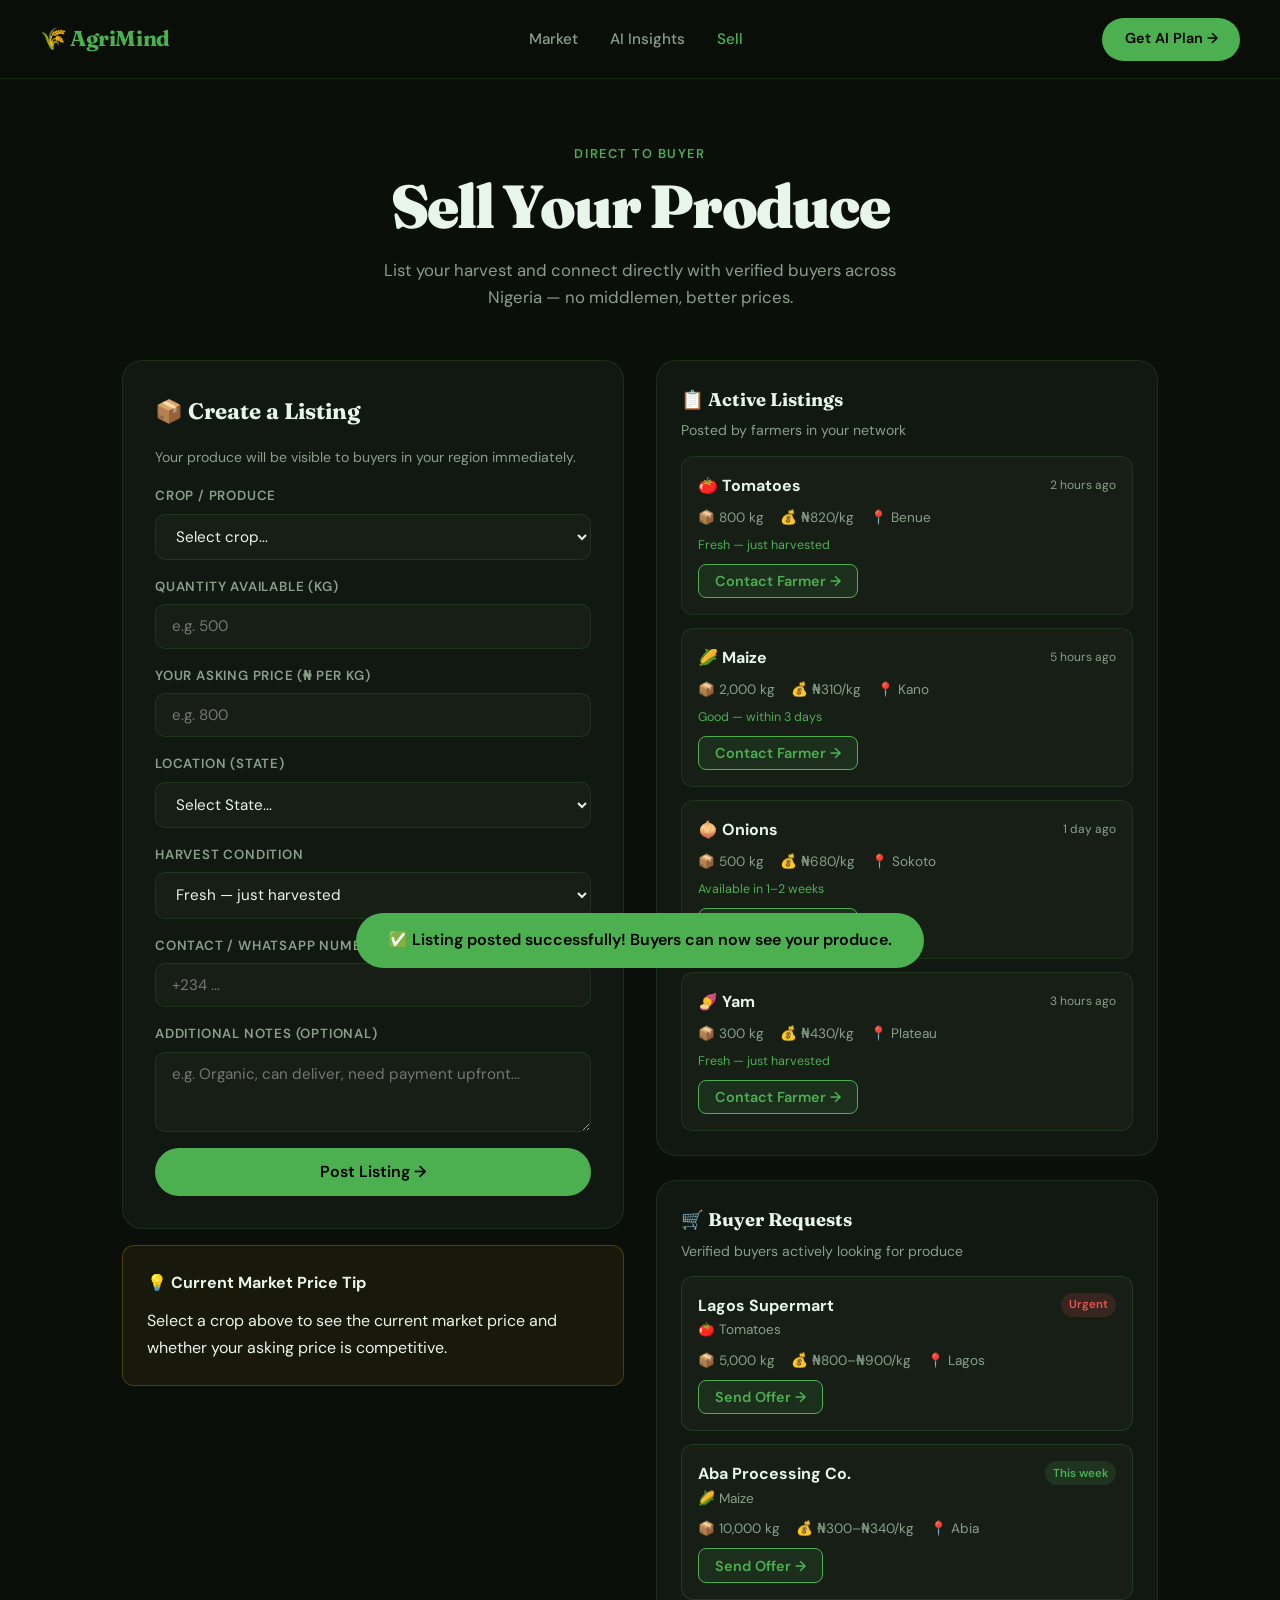
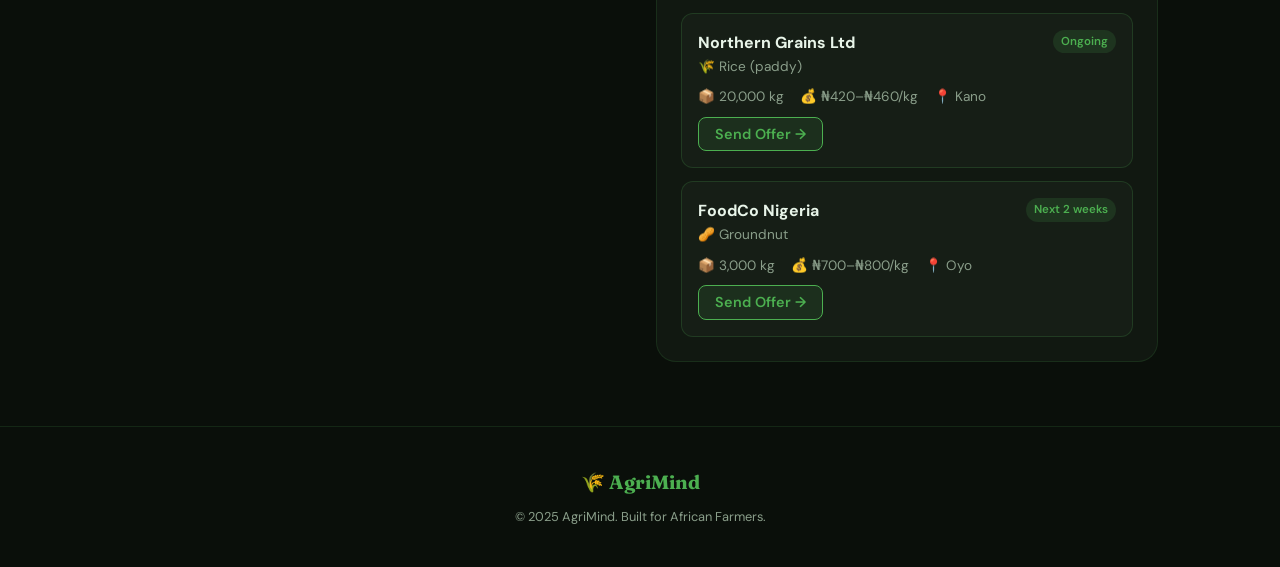
<file: sell.html>
<!DOCTYPE html>
<html lang="en">
<head>
  <meta charset="UTF-8"/>
  <meta name="viewport" content="width=device-width, initial-scale=1.0"/>
  <title>AgriMind — Sell Produce</title>
  <link rel="stylesheet" href="styles.css"/>
  <link rel="preconnect" href="https://fonts.googleapis.com">
  <link href="https://fonts.googleapis.com/css2?family=Fraunces:ital,opsz,wght@0,9..144,300;0,9..144,700;0,9..144,900;1,9..144,400&family=DM+Sans:wght@300;400;500;600&display=swap" rel="stylesheet">
</head>
<body class="inner-page">

  <nav class="nav">
    <a href="index.html" class="nav-logo">🌾 AgriMind</a>
    <div class="nav-links">
      <a href="market.html">Market</a>
      <a href="insights.html">AI Insights</a>
      <a href="sell.html" class="nav-active">Sell</a>
    </div>
    <a href="insights.html" class="btn-primary nav-cta">Get AI Plan →</a>
  </nav>

  <div class="page-hero inner-hero">
    <div class="section-label">Direct to Buyer</div>
    <h1 class="page-title">Sell Your Produce</h1>
    <p class="page-sub">List your harvest and connect directly with verified buyers across Nigeria — no middlemen, better prices.</p>
  </div>

  <div class="container">
    <div class="sell-layout">

      <!-- LISTING FORM -->
      <div class="sell-form-col">
        <div class="sell-form-box">
          <h2>📦 Create a Listing</h2>
          <p class="sell-form-sub">Your produce will be visible to buyers in your region immediately.</p>
          
          <div class="form-field">
            <label>Crop / Produce</label>
            <select id="listCrop" class="form-input">
              <option value="">Select crop...</option>
              <option>🍅 Tomatoes</option><option>🫑 Bell Pepper</option>
              <option>🧅 Onions</option><option>🌽 Maize</option>
              <option>🍠 Yam</option><option>🥬 Leafy Vegetables</option>
              <option>🍌 Plantain</option><option>🥜 Groundnut</option>
              <option>🌾 Rice (paddy)</option><option>🫘 Beans</option>
              <option>🍋 Citrus</option><option>Other</option>
            </select>
          </div>
          <div class="form-field">
            <label>Quantity Available (kg)</label>
            <input type="number" id="listQty" class="form-input" placeholder="e.g. 500"/>
          </div>
          <div class="form-field">
            <label>Your Asking Price (₦ per kg)</label>
            <input type="number" id="listPrice" class="form-input" placeholder="e.g. 800"/>
          </div>
          <div class="form-field">
            <label>Location (State)</label>
            <select id="listState" class="form-input">
              <option value="">Select State...</option>
              <option>Lagos</option><option>Kano</option><option>Kaduna</option>
              <option>Oyo</option><option>Rivers</option><option>Anambra</option>
              <option>Benue</option><option>Plateau</option><option>Enugu</option>
              <option>Other</option>
            </select>
          </div>
          <div class="form-field">
            <label>Harvest Condition</label>
            <select id="listCondition" class="form-input">
              <option>Fresh — just harvested</option>
              <option>Good — within 3 days</option>
              <option>Available in 1–2 weeks</option>
              <option>Pre-order (not yet harvested)</option>
            </select>
          </div>
          <div class="form-field">
            <label>Contact / WhatsApp Number</label>
            <input type="tel" id="listPhone" class="form-input" placeholder="+234 ..."/>
          </div>
          <div class="form-field">
            <label>Additional Notes (optional)</label>
            <textarea id="listNotes" class="form-input form-textarea" placeholder="e.g. Organic, can deliver, need payment upfront..."></textarea>
          </div>
          <button class="btn-primary btn-lg" style="width:100%" onclick="submitListing()">Post Listing →</button>
        </div>

        <!-- MARKET PRICE TIP -->
        <div class="price-tip-box" id="priceTip">
          <div class="tip-header">💡 Current Market Price Tip</div>
          <p>Select a crop above to see the current market price and whether your asking price is competitive.</p>
        </div>
      </div>

      <!-- BUYER REQUESTS + LISTINGS -->
      <div class="sell-right-col">
        <!-- Active Listings -->
        <div class="listings-box">
          <h3>📋 Active Listings</h3>
          <p class="sell-form-sub">Posted by farmers in your network</p>
          <div id="activeListings"></div>
        </div>

        <!-- Buyer Requests -->
        <div class="listings-box" style="margin-top:1.5rem">
          <h3>🛒 Buyer Requests</h3>
          <p class="sell-form-sub">Verified buyers actively looking for produce</p>
          <div id="buyerRequests"></div>
        </div>
      </div>

    </div>
  </div>

  <!-- SUCCESS TOAST -->
  <div class="toast" id="toast">✅ Listing posted successfully! Buyers can now see your produce.</div>

  <footer class="footer">
    <div class="footer-logo">🌾 AgriMind</div>
    <p class="footer-copy">© 2025 AgriMind. Built for African Farmers.</p>
  </footer>

  <script src="app.js"></script>
  <script>
    const SAMPLE_LISTINGS = [
      { crop: '🍅 Tomatoes', qty: 800, price: 820, state: 'Benue', condition: 'Fresh — just harvested', posted: '2 hours ago' },
      { crop: '🌽 Maize', qty: 2000, price: 310, state: 'Kano', condition: 'Good — within 3 days', posted: '5 hours ago' },
      { crop: '🧅 Onions', qty: 500, price: 680, state: 'Sokoto', condition: 'Available in 1–2 weeks', posted: '1 day ago' },
      { crop: '🍠 Yam', qty: 300, price: 430, state: 'Plateau', condition: 'Fresh — just harvested', posted: '3 hours ago' },
    ];

    const BUYER_REQUESTS = [
      { buyer: 'Lagos Supermart', crop: '🍅 Tomatoes', qty: '5,000 kg', budget: '₦800–₦900/kg', location: 'Lagos', urgency: 'Urgent' },
      { buyer: 'Aba Processing Co.', crop: '🌽 Maize', qty: '10,000 kg', budget: '₦300–₦340/kg', location: 'Abia', urgency: 'This week' },
      { buyer: 'Northern Grains Ltd', crop: '🌾 Rice (paddy)', qty: '20,000 kg', budget: '₦420–₦460/kg', location: 'Kano', urgency: 'Ongoing' },
      { buyer: 'FoodCo Nigeria', crop: '🥜 Groundnut', qty: '3,000 kg', budget: '₦700–₦800/kg', location: 'Oyo', urgency: 'Next 2 weeks' },
    ];

    function renderListings() {
      const container = document.getElementById('activeListings');
      container.innerHTML = SAMPLE_LISTINGS.map(l => `
        <div class="listing-card">
          <div class="lc-top">
            <div class="lc-crop">${l.crop}</div>
            <div class="lc-posted">${l.posted}</div>
          </div>
          <div class="lc-details">
            <span>📦 ${l.qty.toLocaleString()} kg</span>
            <span>💰 ₦${l.price}/kg</span>
            <span>📍 ${l.state}</span>
          </div>
          <div class="lc-condition">${l.condition}</div>
          <button class="btn-contact" onclick="contactSeller()">Contact Farmer →</button>
        </div>`).join('');
    }

    function renderBuyers() {
      const container = document.getElementById('buyerRequests');
      container.innerHTML = BUYER_REQUESTS.map(b => `
        <div class="buyer-card">
          <div class="bc-top">
            <div>
              <div class="bc-buyer">${b.buyer}</div>
              <div class="bc-crop">${b.crop}</div>
            </div>
            <span class="chip ${b.urgency==='Urgent'?'chip-red':'chip-green'} chip-sm">${b.urgency}</span>
          </div>
          <div class="bc-details">
            <span>📦 ${b.qty}</span>
            <span>💰 ${b.budget}</span>
            <span>📍 ${b.location}</span>
          </div>
          <button class="btn-contact" onclick="contactBuyer('${b.buyer}')">Send Offer →</button>
        </div>`).join('');
    }

    // Price tip on crop change
    document.getElementById('listCrop').addEventListener('change', function() {
      const cropName = this.value.replace(/^[^\w]+/, '').trim().split(' ')[0];
      const match = CROPS_DATA.find(c => c.name.toLowerCase().includes(cropName.toLowerCase()));
      const tip = document.getElementById('priceTip');
      if (match) {
        tip.innerHTML = `
          <div class="tip-header">💡 Market Insight: ${match.emoji} ${match.name}</div>
          <div class="tip-row"><span>Current Market Price</span><strong>₦${match.price}/kg</strong></div>
          <div class="tip-row"><span>Demand</span><strong class="${match.demand==='High'?'positive':''}">${match.demand}</strong></div>
          <div class="tip-row"><span>6-Month Forecast</span><strong>${match.forecast}</strong></div>
          <div class="tip-row"><span>Best Selling Market</span><strong>${match.market}</strong></div>
          <p class="tip-advice">💬 ${match.demand === 'High' ? 'High demand! You can price confidently at or above market rate.' : match.demand === 'Trending' ? 'Trending upward — prices likely to rise. Consider holding stock if possible.' : 'Moderate demand. Price competitively to move stock quickly.'}</p>`;
      } else {
        tip.innerHTML = `<div class="tip-header">💡 Market Tip</div><p>Select a crop to see live market pricing data.</p>`;
      }
    });

    function submitListing() {
      const crop = document.getElementById('listCrop').value;
      const qty = document.getElementById('listQty').value;
      const price = document.getElementById('listPrice').value;
      const state = document.getElementById('listState').value;

      if (!crop || !qty || !price || !state) {
        alert('Please fill in crop, quantity, price, and location.');
        return;
      }

      // Add to listings
      SAMPLE_LISTINGS.unshift({
        crop, qty: parseInt(qty), price: parseInt(price), state,
        condition: document.getElementById('listCondition').value,
        posted: 'Just now'
      });
      renderListings();

      // Show toast
      const toast = document.getElementById('toast');
      toast.classList.add('toast-show');
      setTimeout(() => toast.classList.remove('toast-show'), 4000);

      // Reset form
      ['listCrop','listQty','listPrice','listState','listPhone','listNotes'].forEach(id => {
        const el = document.getElementById(id);
        if (el.tagName === 'SELECT') el.selectedIndex = 0;
        else el.value = '';
      });
    }

    function contactSeller() {
      alert('📱 In the full app, this opens a secure WhatsApp chat with the farmer. For now, listings include contact numbers.');
    }

    function contactBuyer(name) {
      alert(`📧 Sending your offer to ${name}. In the full app, you'll be connected via secure in-app messaging.`);
    }

    renderListings();
    renderBuyers();
  </script>
</body>
</html>
</file>
<file: styles.css>
/* ===========================
   AgriMind — Design System
   =========================== */

:root {
  --green: #4CAF50;
  --green-light: #81C784;
  --green-dark: #2E7D32;
  --yellow: #F9A825;
  --red: #EF5350;
  --bg: #0A0F0A;
  --bg-card: #111811;
  --bg-card2: #161E16;
  --border: rgba(76,175,80,0.15);
  --text: #E8F5E9;
  --text-muted: #8A9E8A;
  --font-display: 'Fraunces', Georgia, serif;
  --font-body: 'DM Sans', sans-serif;
  --radius: 12px;
  --radius-lg: 20px;
}

* { margin: 0; padding: 0; box-sizing: border-box; }

html { scroll-behavior: smooth; }

body {
  background: var(--bg);
  color: var(--text);
  font-family: var(--font-body);
  font-size: 16px;
  line-height: 1.65;
  min-height: 100vh;
}

/* ======= NAV ======= */
.nav {
  display: flex;
  align-items: center;
  justify-content: space-between;
  padding: 1.1rem 2.5rem;
  border-bottom: 1px solid var(--border);
  background: rgba(10,15,10,0.92);
  backdrop-filter: blur(12px);
  position: sticky;
  top: 0;
  z-index: 100;
}
.nav-logo {
  font-family: var(--font-display);
  font-size: 1.35rem;
  font-weight: 700;
  color: var(--green);
  text-decoration: none;
  letter-spacing: -0.02em;
}
.nav-links {
  display: flex;
  gap: 2rem;
}
.nav-links a {
  color: var(--text-muted);
  text-decoration: none;
  font-size: 0.95rem;
  font-weight: 500;
  transition: color 0.2s;
}
.nav-links a:hover, .nav-links a.nav-active { color: var(--green); }

/* ======= BUTTONS ======= */
.btn-primary {
  background: var(--green);
  color: #000;
  font-family: var(--font-body);
  font-weight: 600;
  font-size: 0.9rem;
  padding: 0.6rem 1.4rem;
  border-radius: 999px;
  border: none;
  cursor: pointer;
  text-decoration: none;
  display: inline-block;
  transition: background 0.2s, transform 0.15s;
}
.btn-primary:hover { background: var(--green-light); transform: translateY(-1px); }
.btn-primary:disabled { opacity: 0.5; cursor: not-allowed; }

.btn-ghost {
  background: transparent;
  color: var(--green);
  border: 1.5px solid var(--green);
  font-family: var(--font-body);
  font-weight: 600;
  font-size: 0.9rem;
  padding: 0.6rem 1.4rem;
  border-radius: 999px;
  cursor: pointer;
  text-decoration: none;
  display: inline-block;
  transition: background 0.2s;
}
.btn-ghost:hover { background: rgba(76,175,80,0.1); }

.btn-lg { padding: 0.85rem 2rem; font-size: 1rem; }

.btn-detail {
  background: transparent;
  border: 1px solid var(--border);
  color: var(--green);
  padding: 0.35rem 0.85rem;
  border-radius: 8px;
  cursor: pointer;
  font-size: 0.85rem;
  transition: background 0.2s;
}
.btn-detail:hover { background: rgba(76,175,80,0.1); }

.btn-contact {
  background: rgba(76,175,80,0.12);
  border: 1px solid var(--green);
  color: var(--green);
  padding: 0.45rem 1rem;
  border-radius: 8px;
  cursor: pointer;
  font-size: 0.9rem;
  font-family: var(--font-body);
  font-weight: 600;
  transition: background 0.2s;
  margin-top: 0.5rem;
}
.btn-contact:hover { background: rgba(76,175,80,0.22); }

/* ======= CHIPS ======= */
.chip {
  display: inline-block;
  padding: 0.25rem 0.75rem;
  border-radius: 999px;
  font-size: 0.8rem;
  font-weight: 600;
}
.chip-green { background: rgba(76,175,80,0.15); color: var(--green); }
.chip-yellow { background: rgba(249,168,37,0.15); color: var(--yellow); }
.chip-grey { background: rgba(255,255,255,0.08); color: #aaa; }
.chip-red { background: rgba(239,83,80,0.15); color: var(--red); }
.chip-sm { padding: 0.15rem 0.5rem; font-size: 0.72rem; }

/* ======= HERO ======= */
.hero {
  text-align: center;
  padding: 5rem 2rem 3rem;
  max-width: 860px;
  margin: 0 auto;
  animation: fadeUp 0.7s ease both;
}
.hero-badge {
  display: inline-block;
  background: rgba(76,175,80,0.1);
  border: 1px solid var(--border);
  color: var(--green);
  padding: 0.35rem 1rem;
  border-radius: 999px;
  font-size: 0.85rem;
  font-weight: 600;
  margin-bottom: 1.5rem;
}
.hero-title {
  font-family: var(--font-display);
  font-size: clamp(2.8rem, 6vw, 5rem);
  font-weight: 900;
  line-height: 1.05;
  letter-spacing: -0.03em;
  margin-bottom: 1.2rem;
  color: var(--text);
}
.hero-title em {
  font-style: italic;
  color: var(--green);
}
.hero-sub {
  font-size: 1.15rem;
  color: var(--text-muted);
  max-width: 560px;
  margin: 0 auto 2rem;
  line-height: 1.7;
}
.hero-cta-row {
  display: flex;
  gap: 1rem;
  justify-content: center;
  flex-wrap: wrap;
  margin-bottom: 2.5rem;
}
.hero-stats {
  display: flex;
  align-items: center;
  justify-content: center;
  gap: 2rem;
  margin-bottom: 3rem;
  flex-wrap: wrap;
}
.stat { text-align: center; }
.stat-num {
  display: block;
  font-family: var(--font-display);
  font-size: 2rem;
  font-weight: 700;
  color: var(--green);
}
.stat-label {
  font-size: 0.82rem;
  color: var(--text-muted);
}
.stat-divider {
  width: 1px;
  height: 40px;
  background: var(--border);
}

/* Hero chart preview */
.hero-chart-preview {
  max-width: 560px;
  margin: 0 auto;
  animation: fadeUp 0.9s 0.2s ease both;
  opacity: 0;
  animation-fill-mode: forwards;
}
.chart-card-preview {
  background: var(--bg-card);
  border: 1px solid var(--border);
  border-radius: var(--radius-lg);
  padding: 1.5rem;
}
.chart-header-preview {
  display: flex;
  align-items: center;
  gap: 1rem;
  margin-bottom: 1rem;
}
.crop-name-preview { font-size: 0.9rem; color: var(--text-muted); }

/* ======= SECTIONS ======= */
.section { padding: 5rem 2rem; max-width: 1100px; margin: 0 auto; }
.section-label {
  font-size: 0.8rem;
  font-weight: 600;
  text-transform: uppercase;
  letter-spacing: 0.12em;
  color: var(--green);
  margin-bottom: 0.6rem;
}
.section-title {
  font-family: var(--font-display);
  font-size: clamp(2rem, 4vw, 3rem);
  font-weight: 700;
  letter-spacing: -0.03em;
  margin-bottom: 3rem;
  line-height: 1.1;
}

/* FEATURES */
.features-grid {
  display: grid;
  grid-template-columns: repeat(auto-fit, minmax(300px, 1fr));
  gap: 1.2rem;
}
.feature-card {
  background: var(--bg-card);
  border: 1px solid var(--border);
  border-radius: var(--radius-lg);
  padding: 2rem;
  transition: border-color 0.2s, transform 0.2s;
}
.feature-card:hover { border-color: var(--green); transform: translateY(-3px); }
.feature-accent { background: rgba(76,175,80,0.07); border-color: rgba(76,175,80,0.35); }
.feature-icon { font-size: 2rem; margin-bottom: 1rem; }
.feature-card h3 { font-family: var(--font-display); font-size: 1.2rem; margin-bottom: 0.5rem; }
.feature-card p { color: var(--text-muted); font-size: 0.95rem; }

/* HOW IT WORKS */
.how-section { text-align: center; }
.steps-row {
  display: flex;
  align-items: flex-start;
  justify-content: center;
  gap: 1rem;
  flex-wrap: wrap;
  margin-bottom: 2.5rem;
}
.step {
  background: var(--bg-card);
  border: 1px solid var(--border);
  border-radius: var(--radius-lg);
  padding: 2rem;
  max-width: 280px;
  text-align: left;
}
.step-num {
  font-family: var(--font-display);
  font-size: 3rem;
  font-weight: 900;
  color: rgba(76,175,80,0.25);
  line-height: 1;
  margin-bottom: 0.8rem;
}
.step h3 { font-family: var(--font-display); margin-bottom: 0.5rem; font-size: 1.1rem; }
.step p { color: var(--text-muted); font-size: 0.92rem; }
.step-arrow { font-size: 2rem; color: var(--green); opacity: 0.4; margin-top: 2rem; }
.how-cta { text-align: center; }

/* MARKET PREVIEW */
.market-preview-section { text-align: center; }
.market-cards-row {
  display: grid;
  grid-template-columns: repeat(auto-fit, minmax(200px, 1fr));
  gap: 1rem;
}
.mkt-card {
  background: var(--bg-card);
  border: 1px solid var(--border);
  border-radius: var(--radius);
  padding: 1.5rem;
  text-align: left;
  transition: border-color 0.2s;
}
.mkt-card:hover { border-color: var(--green); }
.mkt-crop-name { font-weight: 600; margin-bottom: 0.5rem; }
.mkt-price { font-family: var(--font-display); font-size: 1.6rem; font-weight: 700; margin-bottom: 0.5rem; }
.mkt-price span { font-size: 0.85rem; font-weight: 400; color: var(--text-muted); }
.mkt-change { font-size: 0.85rem; margin-top: 0.5rem; }
.positive { color: var(--green); }
.negative { color: var(--red); }

/* TESTIMONIAL */
.testimonial-section { background: rgba(76,175,80,0.04); border-top: 1px solid var(--border); border-bottom: 1px solid var(--border); }
.testimonial-inner { max-width: 700px; margin: 0 auto; text-align: center; }
.testimonial-quote { font-family: var(--font-display); font-size: 5rem; color: var(--green); opacity: 0.4; line-height: 1; }
.testimonial-text { font-family: var(--font-display); font-size: 1.4rem; font-style: italic; margin-bottom: 2rem; line-height: 1.55; }
.testimonial-author { display: flex; align-items: center; justify-content: center; gap: 1rem; }
.author-avatar { width: 48px; height: 48px; border-radius: 50%; background: var(--green); color: #000; font-weight: 700; display: flex; align-items: center; justify-content: center; font-size: 0.85rem; }
.testimonial-author strong { display: block; }
.testimonial-author span { color: var(--text-muted); font-size: 0.85rem; }

/* ======= INNER PAGES ======= */
.inner-hero {
  padding: 4rem 2rem 3rem;
  max-width: 800px;
  margin: 0 auto;
  text-align: center;
}
.page-title {
  font-family: var(--font-display);
  font-size: clamp(2.2rem, 5vw, 3.8rem);
  font-weight: 900;
  letter-spacing: -0.03em;
  margin-bottom: 1rem;
  line-height: 1.1;
}
.page-sub { color: var(--text-muted); font-size: 1.05rem; max-width: 560px; margin: 0 auto; }

.container { max-width: 1100px; margin: 0 auto; padding: 0 2rem 4rem; }

/* FILTER ROW */
.filter-row {
  display: flex;
  gap: 1rem;
  align-items: center;
  flex-wrap: wrap;
  margin-bottom: 1.5rem;
}
.search-input {
  flex: 1;
  min-width: 200px;
  background: var(--bg-card);
  border: 1px solid var(--border);
  color: var(--text);
  padding: 0.7rem 1.2rem;
  border-radius: 999px;
  font-size: 0.95rem;
  font-family: var(--font-body);
  outline: none;
  transition: border-color 0.2s;
}
.search-input:focus { border-color: var(--green); }
.filter-tabs { display: flex; gap: 0.5rem; flex-wrap: wrap; }
.filter-tab {
  background: var(--bg-card);
  border: 1px solid var(--border);
  color: var(--text-muted);
  padding: 0.5rem 1rem;
  border-radius: 999px;
  cursor: pointer;
  font-size: 0.85rem;
  font-family: var(--font-body);
  transition: all 0.2s;
}
.filter-tab:hover { border-color: var(--green); color: var(--green); }
.filter-tab.active { background: var(--green); color: #000; border-color: var(--green); font-weight: 600; }

/* SUMMARY CARDS */
.summary-row {
  display: grid;
  grid-template-columns: repeat(auto-fit, minmax(180px, 1fr));
  gap: 1rem;
  margin-bottom: 2rem;
}
.summary-card {
  background: var(--bg-card);
  border: 1px solid var(--border);
  border-radius: var(--radius);
  padding: 1.2rem 1.5rem;
  display: flex;
  align-items: center;
  gap: 1rem;
}
.sum-icon { font-size: 1.8rem; }
.sum-label { font-size: 0.78rem; color: var(--text-muted); text-transform: uppercase; letter-spacing: 0.08em; }
.sum-val { font-size: 1.3rem; font-weight: 700; font-family: var(--font-display); }

/* CHARTS */
.chart-section {
  display: grid;
  grid-template-columns: 2fr 1fr;
  gap: 1.2rem;
  margin-bottom: 2.5rem;
}
@media(max-width: 768px) { .chart-section { grid-template-columns: 1fr; } }
.chart-box {
  background: var(--bg-card);
  border: 1px solid var(--border);
  border-radius: var(--radius-lg);
  padding: 1.5rem;
}
.chart-box-header {
  display: flex;
  justify-content: space-between;
  align-items: center;
  margin-bottom: 1.2rem;
  flex-wrap: wrap;
  gap: 0.5rem;
}
.chart-box-header h3 { font-family: var(--font-display); font-size: 1.1rem; }
.chart-select {
  background: var(--bg-card2);
  border: 1px solid var(--border);
  color: var(--text);
  padding: 0.4rem 0.8rem;
  border-radius: 8px;
  font-family: var(--font-body);
  font-size: 0.88rem;
  cursor: pointer;
}

/* CROP TABLE */
.crop-list-header { display: flex; align-items: center; gap: 1rem; margin-bottom: 1rem; }
.crop-list-header h2 { font-family: var(--font-display); font-size: 1.5rem; }
.crop-count-badge {
  background: rgba(76,175,80,0.1);
  color: var(--green);
  padding: 0.2rem 0.75rem;
  border-radius: 999px;
  font-size: 0.82rem;
  font-weight: 600;
}
.crop-table-wrap { overflow-x: auto; border-radius: var(--radius-lg); border: 1px solid var(--border); }
.crop-table {
  width: 100%;
  border-collapse: collapse;
  background: var(--bg-card);
}
.crop-table th {
  background: var(--bg-card2);
  padding: 0.9rem 1.2rem;
  text-align: left;
  font-size: 0.78rem;
  font-weight: 600;
  text-transform: uppercase;
  letter-spacing: 0.08em;
  color: var(--text-muted);
  border-bottom: 1px solid var(--border);
  white-space: nowrap;
}
.crop-table td {
  padding: 0.85rem 1.2rem;
  border-bottom: 1px solid rgba(76,175,80,0.06);
  font-size: 0.93rem;
  white-space: nowrap;
}
.crop-table tr:last-child td { border-bottom: none; }
.crop-table tr:hover td { background: rgba(76,175,80,0.04); }
.crop-emoji { font-size: 1.2rem; margin-right: 0.3rem; }

.forecast-badge {
  padding: 0.2rem 0.65rem;
  border-radius: 6px;
  font-size: 0.78rem;
  font-weight: 600;
}
.f-rise { background: rgba(76,175,80,0.15); color: var(--green); }
.f-mod { background: rgba(76,175,80,0.08); color: #81C784; }
.f-stable { background: rgba(255,255,255,0.06); color: #aaa; }
.f-drop { background: rgba(239,83,80,0.12); color: var(--red); }

/* MODAL */
.modal-overlay {
  display: none;
  position: fixed; inset: 0;
  background: rgba(0,0,0,0.75);
  backdrop-filter: blur(6px);
  z-index: 200;
  align-items: center;
  justify-content: center;
  padding: 1rem;
}
.modal-box {
  background: var(--bg-card);
  border: 1px solid var(--border);
  border-radius: var(--radius-lg);
  padding: 2rem;
  max-width: 560px;
  width: 100%;
  position: relative;
  max-height: 90vh;
  overflow-y: auto;
}
.modal-close {
  position: absolute;
  top: 1rem; right: 1rem;
  background: rgba(255,255,255,0.07);
  border: none;
  color: var(--text);
  width: 32px; height: 32px;
  border-radius: 50%;
  cursor: pointer;
  font-size: 0.85rem;
}
.modal-crop-header { display: flex; align-items: center; gap: 1rem; margin-bottom: 1.5rem; }
.modal-emoji { font-size: 2.5rem; }
.modal-crop-header h2 { font-family: var(--font-display); font-size: 1.5rem; }
.modal-grid { display: grid; grid-template-columns: 1fr 1fr; gap: 1rem; }
.modal-stat { background: var(--bg-card2); border-radius: 10px; padding: 1rem; }
.ms-label { font-size: 0.75rem; color: var(--text-muted); text-transform: uppercase; letter-spacing: 0.08em; margin-bottom: 0.25rem; }
.ms-val { font-family: var(--font-display); font-size: 1.2rem; font-weight: 700; }

/* ======= AI INSIGHTS ======= */
.forecast-grid {
  display: grid;
  grid-template-columns: repeat(auto-fill, minmax(260px, 1fr));
  gap: 1rem;
  margin-bottom: 3rem;
}
.forecast-card {
  background: var(--bg-card);
  border: 1px solid var(--border);
  border-radius: var(--radius);
  padding: 1.5rem;
  transition: border-color 0.2s;
}
.forecast-card:hover { border-color: var(--green); }
.fc-top { display: flex; align-items: center; gap: 0.8rem; margin-bottom: 1rem; }
.fc-emoji { font-size: 2rem; }
.fc-name { font-weight: 600; font-size: 1rem; margin-bottom: 0.25rem; }
.fc-stat-row { display: grid; grid-template-columns: 1fr 1fr 1fr; gap: 0.5rem; margin-bottom: 0.75rem; }
.fc-label { font-size: 0.72rem; color: var(--text-muted); text-transform: uppercase; letter-spacing: 0.08em; }
.fc-val { font-weight: 700; font-size: 0.9rem; margin-top: 0.15rem; }
.fc-market { font-size: 0.8rem; color: var(--text-muted); }

/* AI FORM */
.ai-form-section { max-width: 800px; margin: 0 auto; }
.ai-form-box {
  background: var(--bg-card);
  border: 1px solid var(--border);
  border-radius: var(--radius-lg);
  padding: 2.5rem;
  margin-bottom: 1.5rem;
}
.ai-form-header {
  display: flex;
  align-items: flex-start;
  gap: 1rem;
  margin-bottom: 2rem;
  padding-bottom: 1.5rem;
  border-bottom: 1px solid var(--border);
}
.ai-icon { font-size: 2.5rem; }
.ai-form-header h2 { font-family: var(--font-display); font-size: 1.5rem; margin-bottom: 0.25rem; }
.ai-form-header p { color: var(--text-muted); font-size: 0.9rem; }

.form-grid { display: grid; grid-template-columns: 1fr 1fr; gap: 1.2rem; margin-bottom: 2rem; }
@media(max-width: 600px) { .form-grid { grid-template-columns: 1fr; } }
.form-field { display: flex; flex-direction: column; gap: 0.4rem; }
.form-field.full-width { grid-column: 1 / -1; }
.form-field label { font-size: 0.83rem; font-weight: 600; color: var(--text-muted); text-transform: uppercase; letter-spacing: 0.06em; }
.form-input {
  background: var(--bg-card2);
  border: 1px solid var(--border);
  color: var(--text);
  padding: 0.7rem 1rem;
  border-radius: 10px;
  font-size: 0.95rem;
  font-family: var(--font-body);
  outline: none;
  transition: border-color 0.2s;
  width: 100%;
}
.form-input:focus { border-color: var(--green); }
.form-textarea { resize: vertical; min-height: 80px; }

.ai-submit-btn { width: 100%; }

/* AI RESULT */
.ai-result-box {
  background: linear-gradient(135deg, rgba(76,175,80,0.07) 0%, var(--bg-card) 60%);
  border: 1px solid rgba(76,175,80,0.35);
  border-radius: var(--radius-lg);
  padding: 2.5rem;
  animation: fadeUp 0.5s ease;
}
.ai-result-header {
  display: flex;
  align-items: flex-start;
  gap: 1rem;
  margin-bottom: 2rem;
  padding-bottom: 1.5rem;
  border-bottom: 1px solid var(--border);
}
.ai-result-content h3 { font-family: var(--font-display); font-size: 1.4rem; margin-bottom: 1rem; }
.ai-result-content h4 { font-family: var(--font-display); font-size: 1.05rem; margin: 1.5rem 0 0.5rem; color: var(--green); }
.ai-result-content p { color: var(--text-muted); margin-bottom: 0.5rem; line-height: 1.7; }
.ai-result-content ul { padding-left: 1.2rem; color: var(--text-muted); }
.ai-result-content li { margin-bottom: 0.4rem; line-height: 1.65; }
.ai-result-content strong { color: var(--text); }
.ai-result-actions { display: flex; gap: 1rem; margin-top: 2rem; flex-wrap: wrap; }

/* LOADING */
.ai-loading {
  display: flex;
  flex-direction: column;
  align-items: center;
  gap: 1.2rem;
  padding: 3rem;
  color: var(--text-muted);
}
.loader-ring {
  width: 48px; height: 48px;
  border: 3px solid var(--border);
  border-top-color: var(--green);
  border-radius: 50%;
  animation: spin 0.8s linear infinite;
}
@keyframes spin { to { transform: rotate(360deg); } }

/* ======= SELL PAGE ======= */
.sell-layout { display: grid; grid-template-columns: 1fr 1fr; gap: 2rem; }
@media(max-width: 900px) { .sell-layout { grid-template-columns: 1fr; } }
.sell-form-box {
  background: var(--bg-card);
  border: 1px solid var(--border);
  border-radius: var(--radius-lg);
  padding: 2rem;
  display: flex;
  flex-direction: column;
  gap: 1rem;
}
.sell-form-box h2 { font-family: var(--font-display); font-size: 1.4rem; }
.sell-form-sub { color: var(--text-muted); font-size: 0.88rem; }

.price-tip-box {
  background: rgba(249,168,37,0.06);
  border: 1px solid rgba(249,168,37,0.25);
  border-radius: var(--radius);
  padding: 1.5rem;
  margin-top: 1rem;
}
.tip-header { font-weight: 700; margin-bottom: 0.75rem; }
.tip-row { display: flex; justify-content: space-between; padding: 0.35rem 0; border-bottom: 1px solid rgba(255,255,255,0.05); font-size: 0.9rem; }
.tip-advice { margin-top: 0.75rem; font-size: 0.88rem; color: var(--text-muted); }

.listings-box {
  background: var(--bg-card);
  border: 1px solid var(--border);
  border-radius: var(--radius-lg);
  padding: 1.5rem;
}
.listings-box h3 { font-family: var(--font-display); font-size: 1.15rem; margin-bottom: 0.25rem; }

.listing-card {
  background: var(--bg-card2);
  border: 1px solid var(--border);
  border-radius: var(--radius);
  padding: 1rem;
  margin-top: 0.8rem;
  transition: border-color 0.2s;
}
.listing-card:hover { border-color: var(--green); }
.lc-top { display: flex; justify-content: space-between; align-items: center; margin-bottom: 0.5rem; }
.lc-crop { font-weight: 700; }
.lc-posted { font-size: 0.75rem; color: var(--text-muted); }
.lc-details { display: flex; gap: 1rem; font-size: 0.85rem; color: var(--text-muted); flex-wrap: wrap; }
.lc-condition { font-size: 0.78rem; color: var(--green); margin-top: 0.35rem; }

.buyer-card {
  background: var(--bg-card2);
  border: 1px solid rgba(76,175,80,0.2);
  border-radius: var(--radius);
  padding: 1rem;
  margin-top: 0.8rem;
  transition: border-color 0.2s;
}
.buyer-card:hover { border-color: var(--green); }
.bc-top { display: flex; justify-content: space-between; align-items: flex-start; margin-bottom: 0.5rem; }
.bc-buyer { font-weight: 700; }
.bc-crop { font-size: 0.85rem; color: var(--text-muted); }
.bc-details { display: flex; gap: 1rem; font-size: 0.85rem; color: var(--text-muted); flex-wrap: wrap; }

/* TOAST */
.toast {
  position: fixed;
  bottom: 2rem; left: 50%;
  transform: translateX(-50%) translateY(100px);
  background: var(--green);
  color: #000;
  padding: 0.9rem 2rem;
  border-radius: 999px;
  font-weight: 600;
  z-index: 300;
  transition: transform 0.4s ease;
  white-space: nowrap;
}
.toast-show { transform: translateX(-50%) translateY(0); }

/* ======= FOOTER ======= */
.footer {
  border-top: 1px solid var(--border);
  padding: 2.5rem 2rem;
  text-align: center;
  color: var(--text-muted);
}
.footer-logo { font-family: var(--font-display); font-size: 1.2rem; color: var(--green); font-weight: 700; margin-bottom: 0.5rem; }
.footer-tagline { font-size: 0.9rem; margin-bottom: 1rem; }
.footer-links { display: flex; gap: 2rem; justify-content: center; margin-bottom: 1.2rem; }
.footer-links a { color: var(--text-muted); text-decoration: none; font-size: 0.9rem; }
.footer-links a:hover { color: var(--green); }
.footer-copy { font-size: 0.8rem; }

/* ======= ANIMATION ======= */
@keyframes fadeUp {
  from { opacity: 0; transform: translateY(24px); }
  to { opacity: 1; transform: translateY(0); }
}

/* ======= RESPONSIVE ======= */
@media(max-width: 768px) {
  .nav { padding: 1rem 1.2rem; }
  .nav-links { display: none; }
  .hero { padding: 3rem 1.5rem 2rem; }
  .section { padding: 3rem 1.2rem; }
  .container { padding: 0 1.2rem 3rem; }
  .steps-row { flex-direction: column; align-items: center; }
  .step-arrow { transform: rotate(90deg); margin: 0; }
  .chart-section { grid-template-columns: 1fr; }
  .modal-grid { grid-template-columns: 1fr; }
  .sell-form-col, .sell-right-col { grid-column: 1; }
}
</file>
